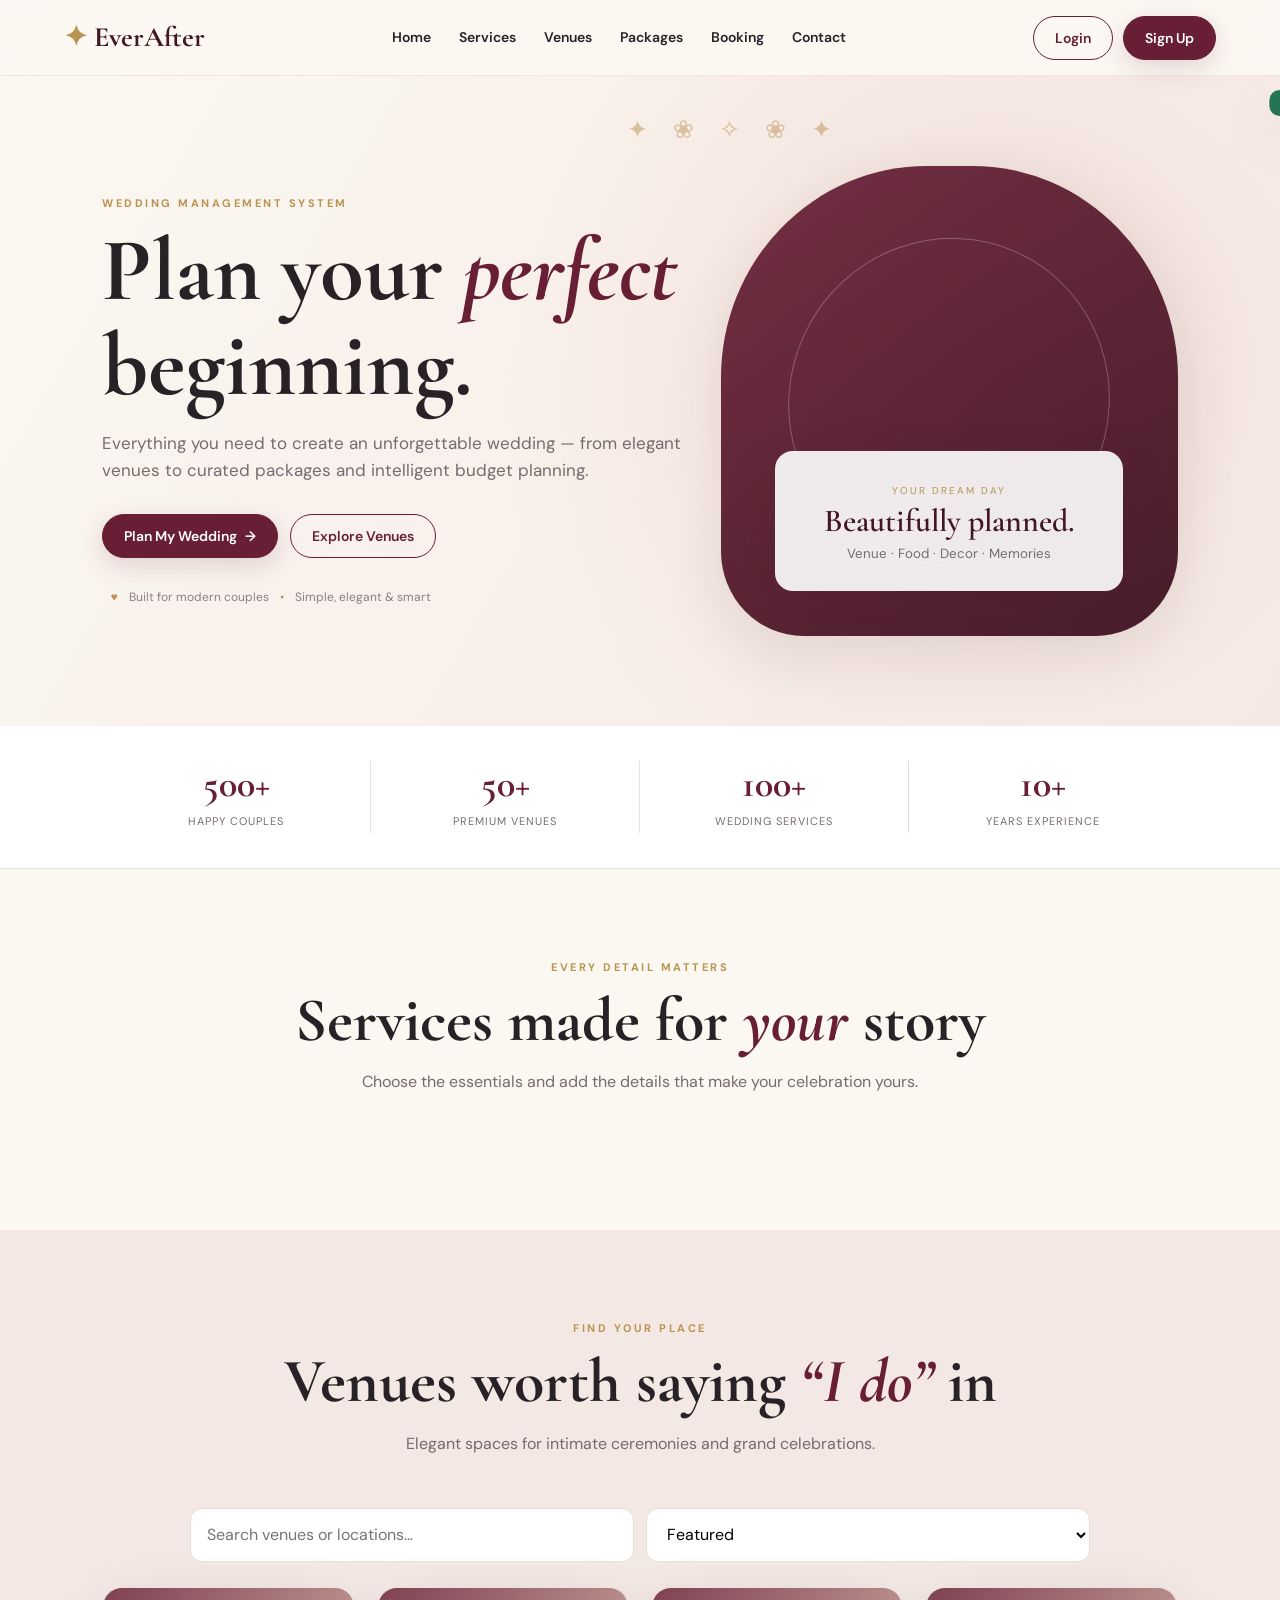
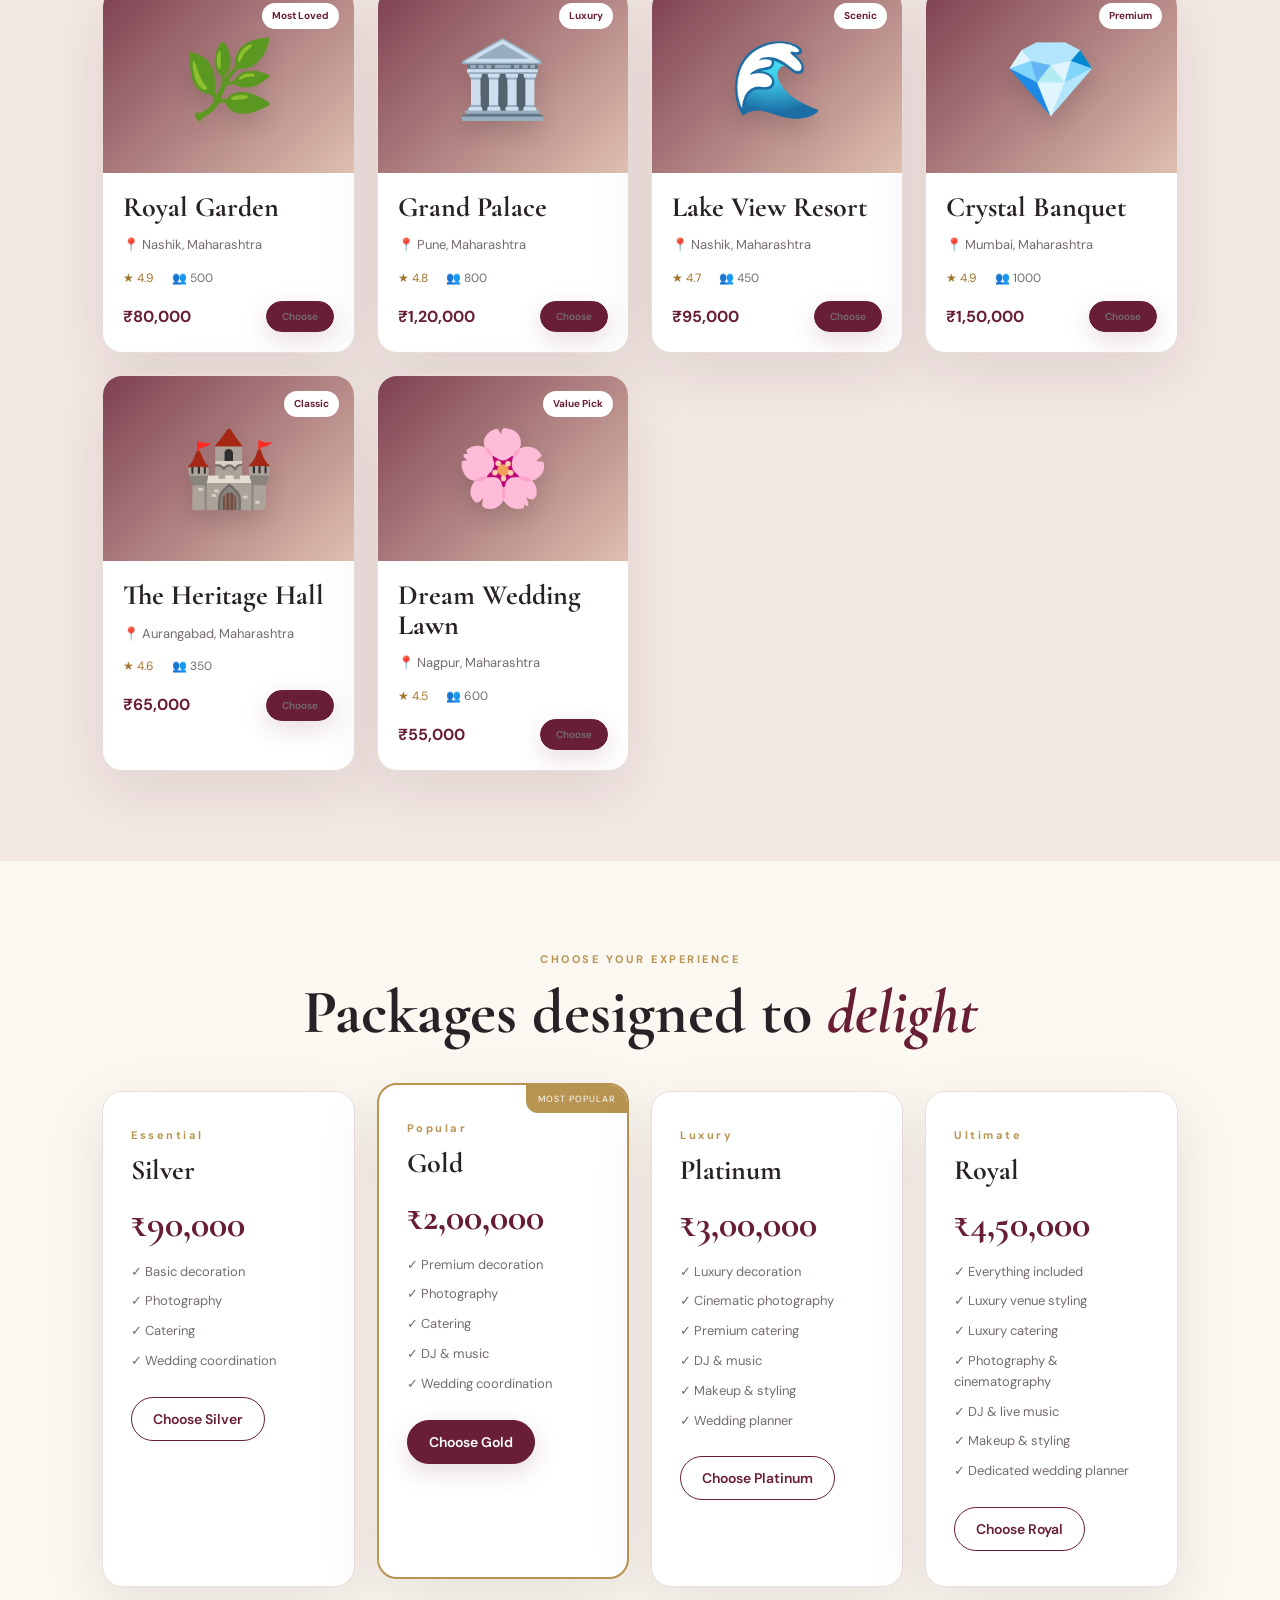
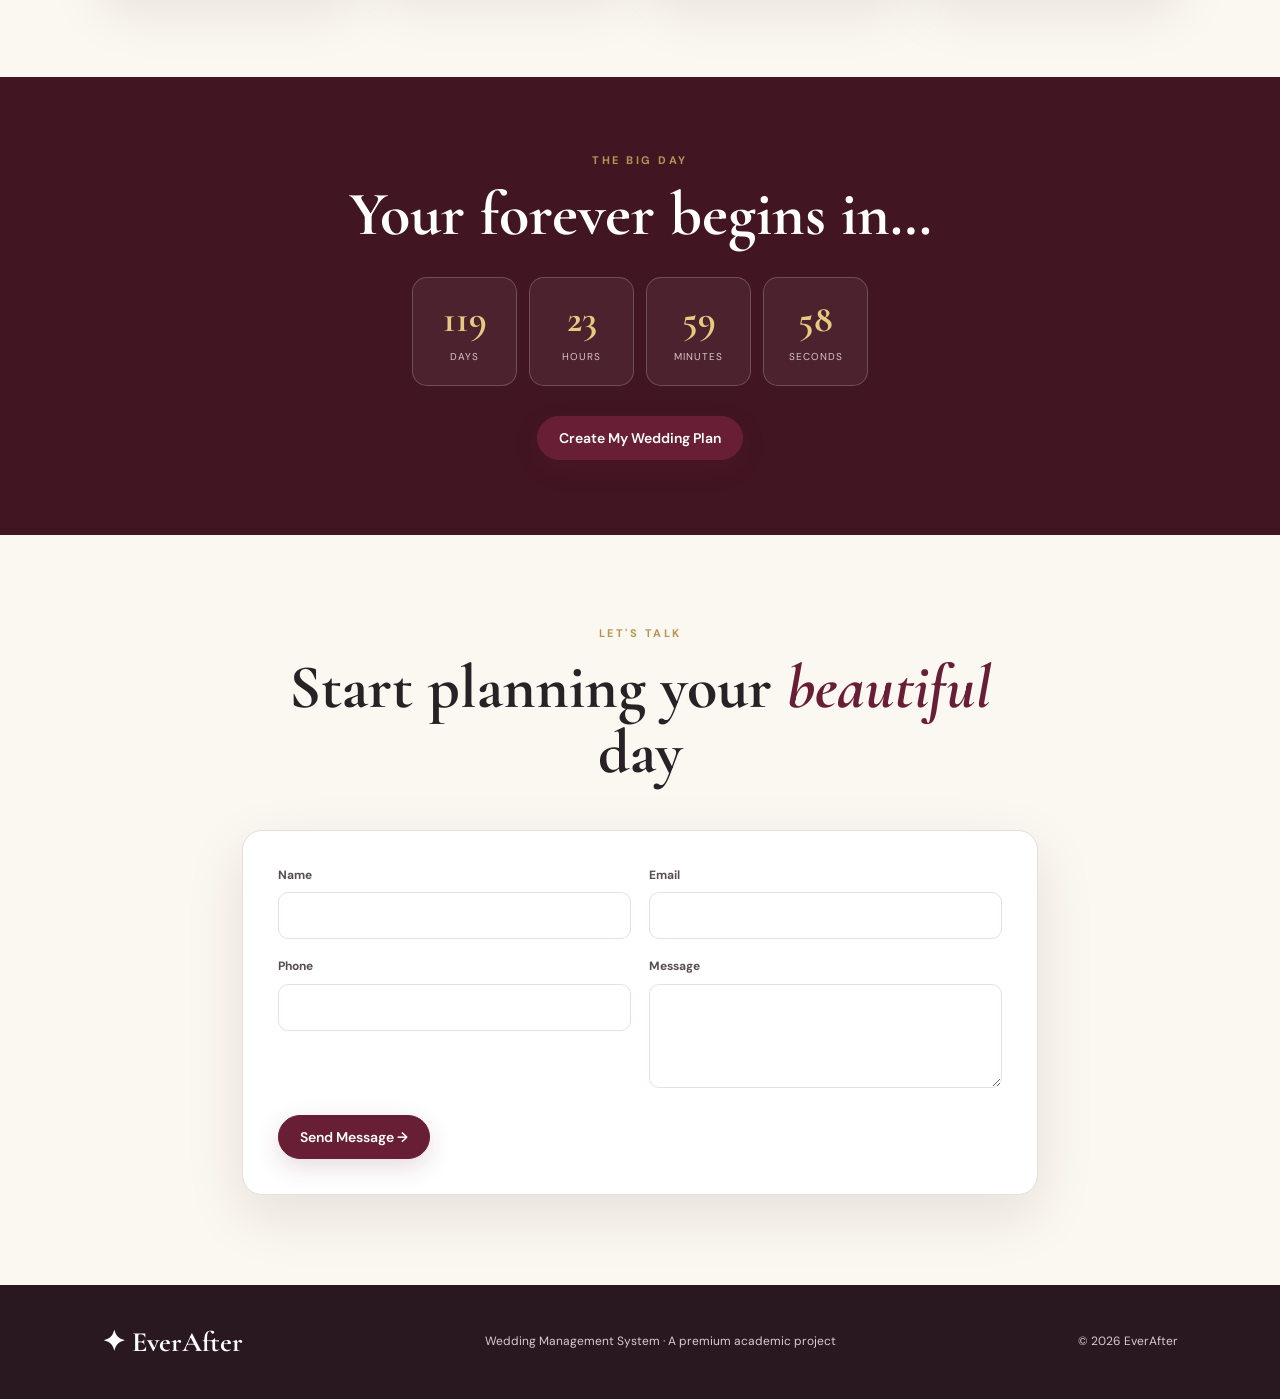
<file: index.html>
<!DOCTYPE html>
<html lang="en">
<head>
<meta charset="UTF-8"><meta name="viewport" content="width=device-width,initial-scale=1.0">
<title>EverAfter | Wedding Management System</title>
<link rel="preconnect" href="https://fonts.googleapis.com"><link rel="preconnect" href="https://fonts.gstatic.com" crossorigin>
<link href="https://fonts.googleapis.com/css2?family=Cormorant+Garamond:wght@500;600;700&family=DM+Sans:wght@400;500;600;700&display=swap" rel="stylesheet">
<link rel="stylesheet" href="css/style.css">
</head>
<body>
<div id="loader"><div class="loader-ring"></div><p>Creating your perfect beginning…</p></div>
<header class="navbar"><a class="brand" href="index.html"><span>✦</span> EverAfter</a>
<button class="menu-btn" id="menuBtn">☰</button>
<nav id="nav"><a href="#home">Home</a><a href="#services">Services</a><a href="#venues">Venues</a><a href="#packages">Packages</a><a href="booking.html">Booking</a><a href="#contact">Contact</a></nav>
<div class="nav-actions" id="authLinks"><a class="btn ghost" href="login.html">Login</a><a class="btn" href="signup.html">Sign Up</a></div></header>

<main>
<section class="hero" id="home"><div class="petals">✦　❀　✧　❀　✦</div><div class="hero-content reveal">
<p class="eyebrow">WEDDING MANAGEMENT SYSTEM</p><h1>Plan your <em>perfect</em><br>beginning.</h1>
<p>Everything you need to create an unforgettable wedding — from elegant venues to curated packages and intelligent budget planning.</p>
<div class="hero-actions"><a class="btn" href="booking.html">Plan My Wedding <span>→</span></a><a class="btn ghost" href="#venues">Explore Venues</a></div>
<div class="trust"><span>♥</span> Built for modern couples <span>•</span> Simple, elegant &amp; smart</div></div>
<div class="hero-card reveal"><div class="floating-card"><span>YOUR DREAM DAY</span><strong>Beautifully planned.</strong><small>Venue · Food · Decor · Memories</small></div></div></section>

<section class="stats"><div><strong data-count="500">0</strong><span>Happy Couples</span></div><div><strong data-count="50">0</strong><span>Premium Venues</span></div><div><strong data-count="100">0</strong><span>Wedding Services</span></div><div><strong data-count="10">0</strong><span>Years Experience</span></div></section>

<section class="section" id="services"><div class="section-head reveal"><p class="eyebrow">EVERY DETAIL MATTERS</p><h2>Services made for <em>your</em> story</h2><p>Choose the essentials and add the details that make your celebration yours.</p></div>
<div class="grid cards" id="serviceGrid"></div></section>

<section class="section alt" id="venues"><div class="section-head reveal"><p class="eyebrow">FIND YOUR PLACE</p><h2>Venues worth saying <em>“I do”</em> in</h2><p>Elegant spaces for intimate ceremonies and grand celebrations.</p></div>
<div class="filter-row"><input id="venueSearch" placeholder="Search venues or locations…"><select id="venueSort"><option value="featured">Featured</option><option value="low">Price: Low to High</option><option value="high">Price: High to Low</option><option value="rating">Top Rated</option></select></div>
<div class="grid cards" id="venueGrid"></div></section>

<section class="section" id="packages"><div class="section-head reveal"><p class="eyebrow">CHOOSE YOUR EXPERIENCE</p><h2>Packages designed to <em>delight</em></h2></div><div class="grid package-grid" id="packageGrid"></div></section>

<section class="countdown-wrap"><div class="countdown-inner"><p class="eyebrow">THE BIG DAY</p><h2>Your forever begins in…</h2><div class="countdown" id="countdown"><div><b id="days">--</b><span>Days</span></div><div><b id="hours">--</b><span>Hours</span></div><div><b id="mins">--</b><span>Minutes</span></div><div><b id="secs">--</b><span>Seconds</span></div></div><a class="btn" href="booking.html">Create My Wedding Plan</a></div></section>

<section class="section contact" id="contact"><div class="section-head"><p class="eyebrow">LET'S TALK</p><h2>Start planning your <em>beautiful</em> day</h2></div><form id="contactForm" class="form-card"><div class="form-grid"><label>Name<input name="name" required></label><label>Email<input name="email" type="email" required></label><label>Phone<input name="phone" required pattern="[0-9]{10}"></label><label>Message<textarea name="message" rows="4" required></textarea></label></div><button class="btn">Send Message →</button></form></section>
</main>
<footer><div class="brand">✦ EverAfter</div><p>Wedding Management System · A premium academic project</p><p>© 2026 EverAfter</p></footer>
<div id="toast"></div><div class="modal" id="modal"><div class="modal-box"><button class="modal-close">×</button><div id="modalContent"></div></div></div>
<script src="js/data.js"></script><script src="js/app.js"></script>
</body></html>
</file>
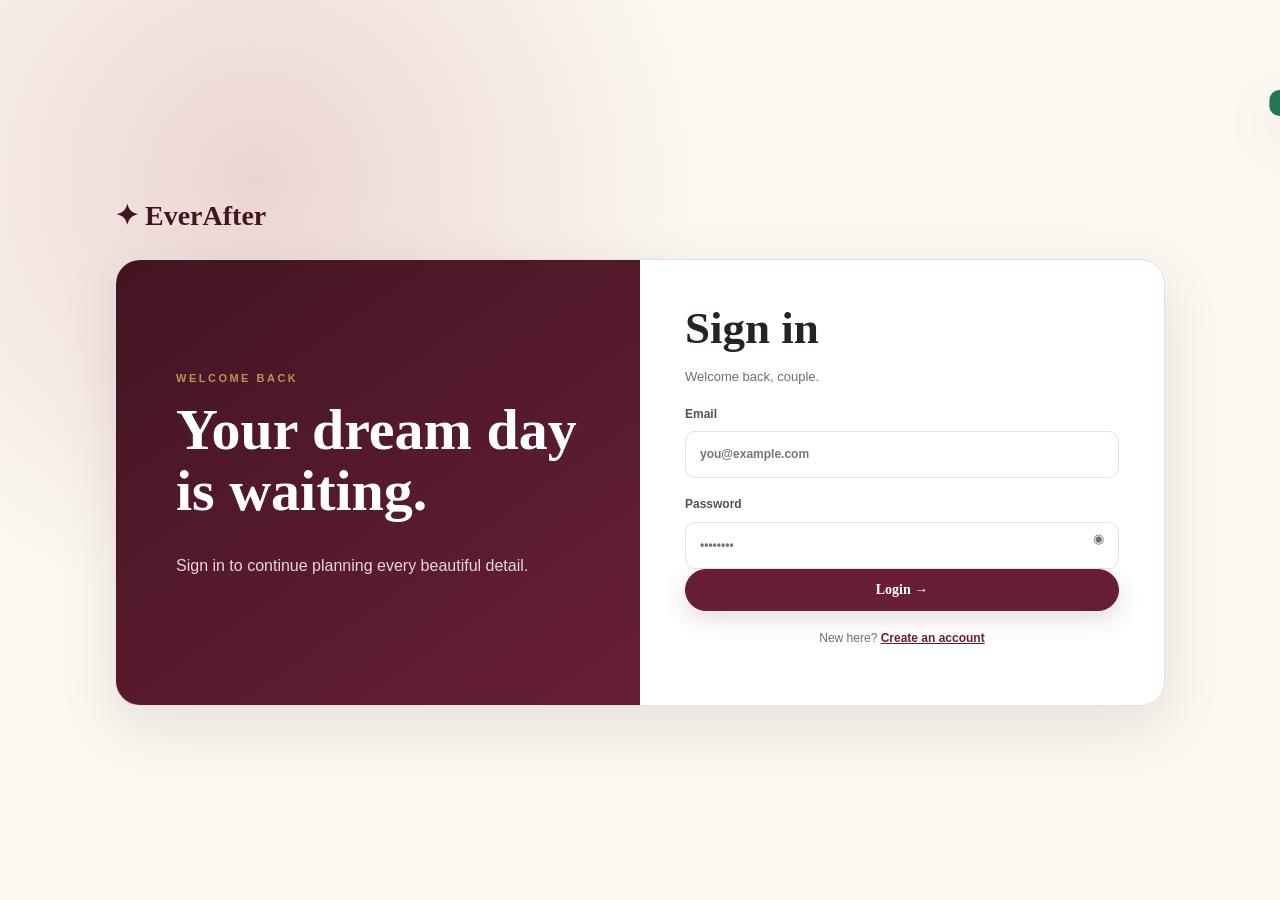
<file: booking.html>
<!DOCTYPE html><html lang="en"><head><meta charset="UTF-8"><meta name="viewport" content="width=device-width,initial-scale=1.0"><title>Booking | EverAfter</title><link rel="stylesheet" href="css/style.css"></head><body><header class="navbar"><a class="brand" href="index.html">✦ EverAfter</a><nav><a href="index.html">Home</a><a href="index.html#services">Services</a><a href="index.html#venues">Venues</a><a href="index.html#packages">Packages</a></nav><div class="nav-actions" id="authLinks"></div></header><main class="booking-page section"><div class="section-head"><p class="eyebrow">YOUR DREAM, YOUR PLAN</p><h1>Build your <em>wedding</em> plan</h1><p>Complete the steps below. Your estimate updates instantly.</p></div><div class="stepper" id="stepper"><span class="active">1 Personal</span><i>→</i><span>2 Wedding</span><i>→</i><span>3 Venue</span><i>→</i><span>4 Package</span><i>→</i><span>5 Services</span><i>→</i><span>6 Review</span></div>
<form id="bookingForm" class="booking-layout">
<div class="booking-card">
<section class="step active" data-step="1"><h2>Tell us about you</h2><div class="form-grid"><label>Full Name<input id="bName" required></label><label>Email<input id="bEmail" type="email" required></label><label>Phone<input id="bPhone" pattern="[0-9]{10}" required></label></div></section>
<section class="step" data-step="2"><h2>Wedding details</h2><div class="form-grid"><label>Wedding Date<input id="date" type="date" required></label><label>Number of Guests<input id="guests" type="number" min="1" max="5000" value="200" required></label><label>Wedding Type<select id="type"><option>Traditional</option><option>Modern</option><option>Destination</option><option>Intimate</option></select></label></div></section>
<section class="step" data-step="3"><h2>Choose your venue</h2><div class="choice-grid" id="bookingVenues"></div></section>
<section class="step" data-step="4"><h2>Choose your package</h2><div class="choice-grid" id="bookingPackages"></div></section>
<section class="step" data-step="5"><h2>Add services</h2><div class="choice-grid service-choice" id="bookingServices"></div></section>
<section class="step" data-step="6"><h2>Review & confirm</h2><div id="review"></div><div class="confirmation-note">By confirming, you create a demo booking stored locally in your browser. No real payment is processed.</div></section>
<div class="step-actions"><button type="button" class="btn ghost" id="prev">← Previous</button><button type="button" class="btn" id="next">Next →</button><button type="submit" class="btn success hidden" id="confirm">Confirm Booking ✓</button></div>
</div>
<aside class="price-card"><p class="eyebrow">LIVE ESTIMATE</p><h3>Wedding Budget</h3><div class="price-total" id="total">₹0</div><div class="price-line"><span>Venue</span><b id="venueCost">₹0</b></div><div class="price-line"><span>Package</span><b id="packageCost">₹0</b></div><div class="price-line"><span>Guests × ₹500</span><b id="guestCost">₹0</b></div><div class="price-line"><span>Extra services</span><b id="serviceCost">₹0</b></div><hr><div class="price-line"><span>Estimated total</span><b id="totalSmall">₹0</b></div><p class="small">Final cost is an academic estimate.</p></aside>
</form></main><div class="modal" id="successModal"><div class="modal-box success-modal"><div class="success-icon">✓</div><h2>Booking Confirmed!</h2><p>Your dream wedding journey has officially begun.</p><div id="bookingTicket"></div><button class="btn" onclick="window.print()">Print Summary</button><a class="btn ghost" href="dashboard.html">Go to Dashboard</a></div></div><div id="toast"></div><script src="js/data.js"></script><script src="js/app.js"></script><script src="js/booking.js"></script></body></html>
</file>
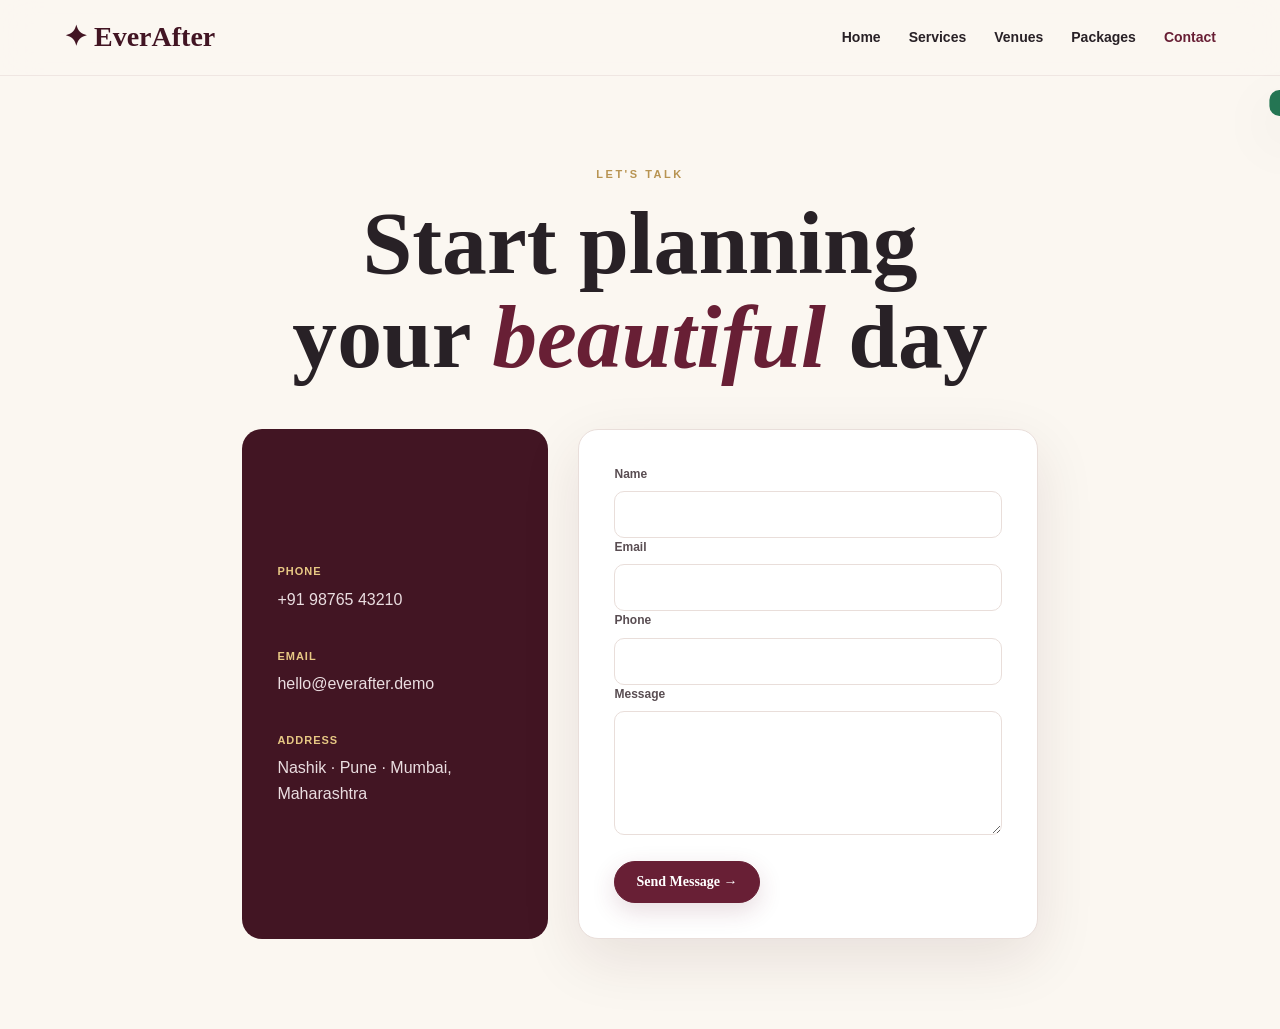
<file: contact.html>
<!DOCTYPE html><html lang="en"><head><meta charset="UTF-8"><meta name="viewport" content="width=device-width,initial-scale=1.0"><title>Contact | EverAfter</title><link rel="stylesheet" href="css/style.css"></head><body><header class="navbar"><a class="brand" href="index.html">✦ EverAfter</a><nav><a href="index.html">Home</a><a href="services.html">Services</a><a href="venues.html">Venues</a><a href="packages.html">Packages</a><a class="active" href="contact.html">Contact</a></nav></header><main class="section contact"><div class="section-head"><p class="eyebrow">LET'S TALK</p><h1>Start planning your <em>beautiful</em> day</h1></div><div class="contact-layout"><div class="contact-info"><div><b>Phone</b><p>+91 98765 43210</p></div><div><b>Email</b><p>hello@everafter.demo</p></div><div><b>Address</b><p>Nashik · Pune · Mumbai, Maharashtra</p></div></div><form id="contactForm" class="form-card"><label>Name<input name="name" required></label><label>Email<input name="email" type="email" required></label><label>Phone<input name="phone" pattern="[0-9]{10}" required></label><label>Message<textarea name="message" rows="5" required></textarea></label><button class="btn">Send Message →</button></form></div></main><div id="toast"></div><script src="js/app.js"></script></body></html>
</file>
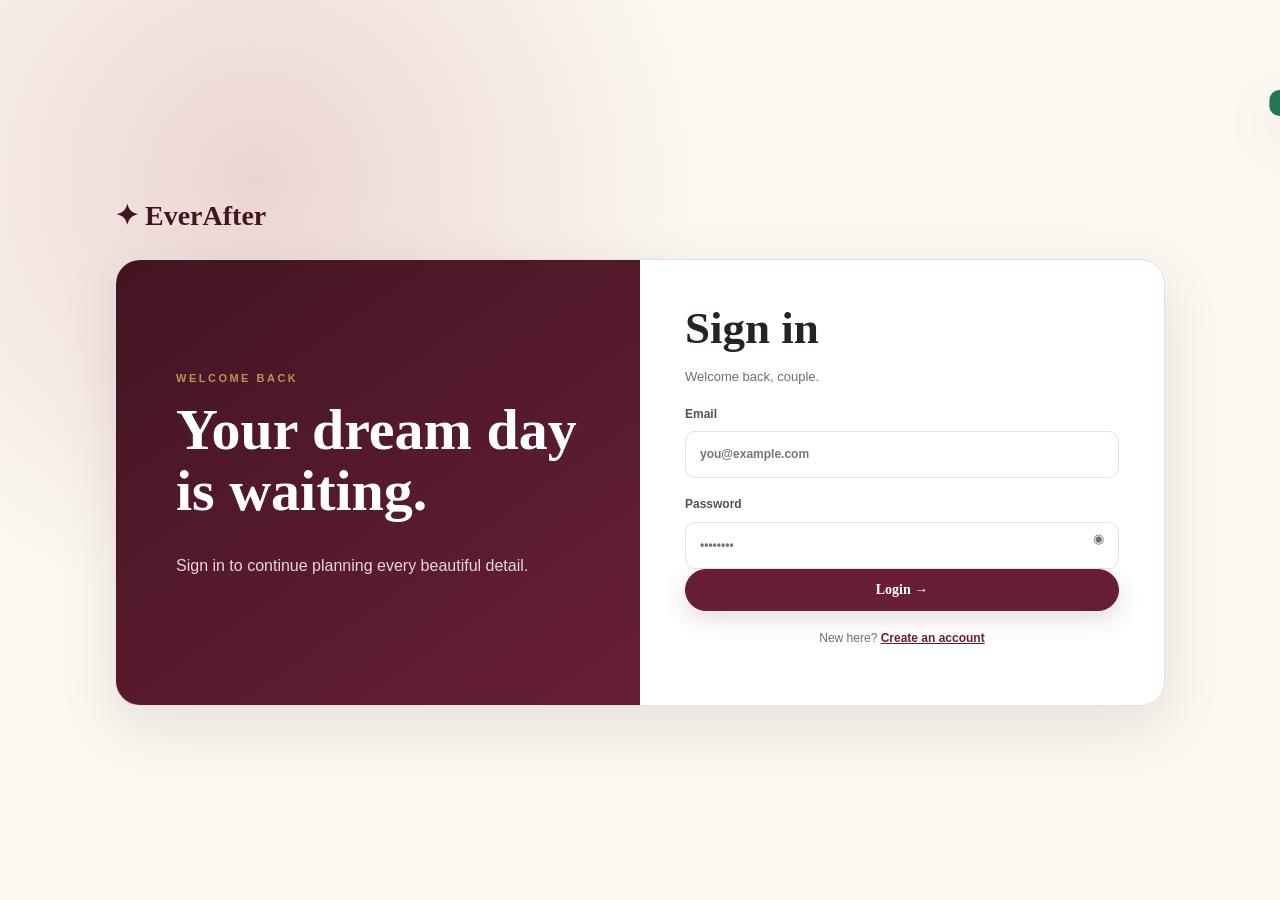
<file: dashboard.html>
<!DOCTYPE html><html lang="en"><head><meta charset="UTF-8"><meta name="viewport" content="width=device-width,initial-scale=1.0"><title>Dashboard | EverAfter</title><link rel="stylesheet" href="css/style.css"></head><body><header class="navbar"><a class="brand" href="index.html">✦ EverAfter</a><nav><a href="index.html">Home</a><a href="booking.html">New Booking</a></nav><div class="nav-actions"><button class="btn ghost" id="logout">Logout</button></div></header><main class="dashboard section"><div class="dash-top"><div><p class="eyebrow">YOUR WEDDING JOURNEY</p><h1>Welcome, <em id="userName">Couple</em>.</h1><p class="muted">Everything in one beautiful place.</p></div><a class="btn" href="booking.html">+ New Booking</a></div><div class="dash-cards"><div class="metric"><span>Bookings</span><strong id="bookings">0</strong></div><div class="metric"><span>Selected Venue</span><strong id="venue">—</strong></div><div class="metric"><span>Package</span><strong id="pack">—</strong></div><div class="metric"><span>Estimated Budget</span><strong id="budget">₹0</strong></div></div><div class="dashboard-grid"><div class="panel"><h3>Wedding Plan</h3><div id="summary" class="summary"></div></div><div class="panel"><h3>Budget Overview</h3><div class="budget-ring"><div><strong id="ringTotal">₹0</strong><span>estimated</span></div></div><div id="budgetText" class="budget-text"></div></div></div><div class="panel"><div class="panel-head"><h3>Booking History</h3><a href="booking.html">Plan another →</a></div><div id="history"></div></div></main><div id="toast"></div><script src="js/data.js"></script><script src="js/app.js"></script><script src="js/dashboard.js"></script></body></html>
</file>
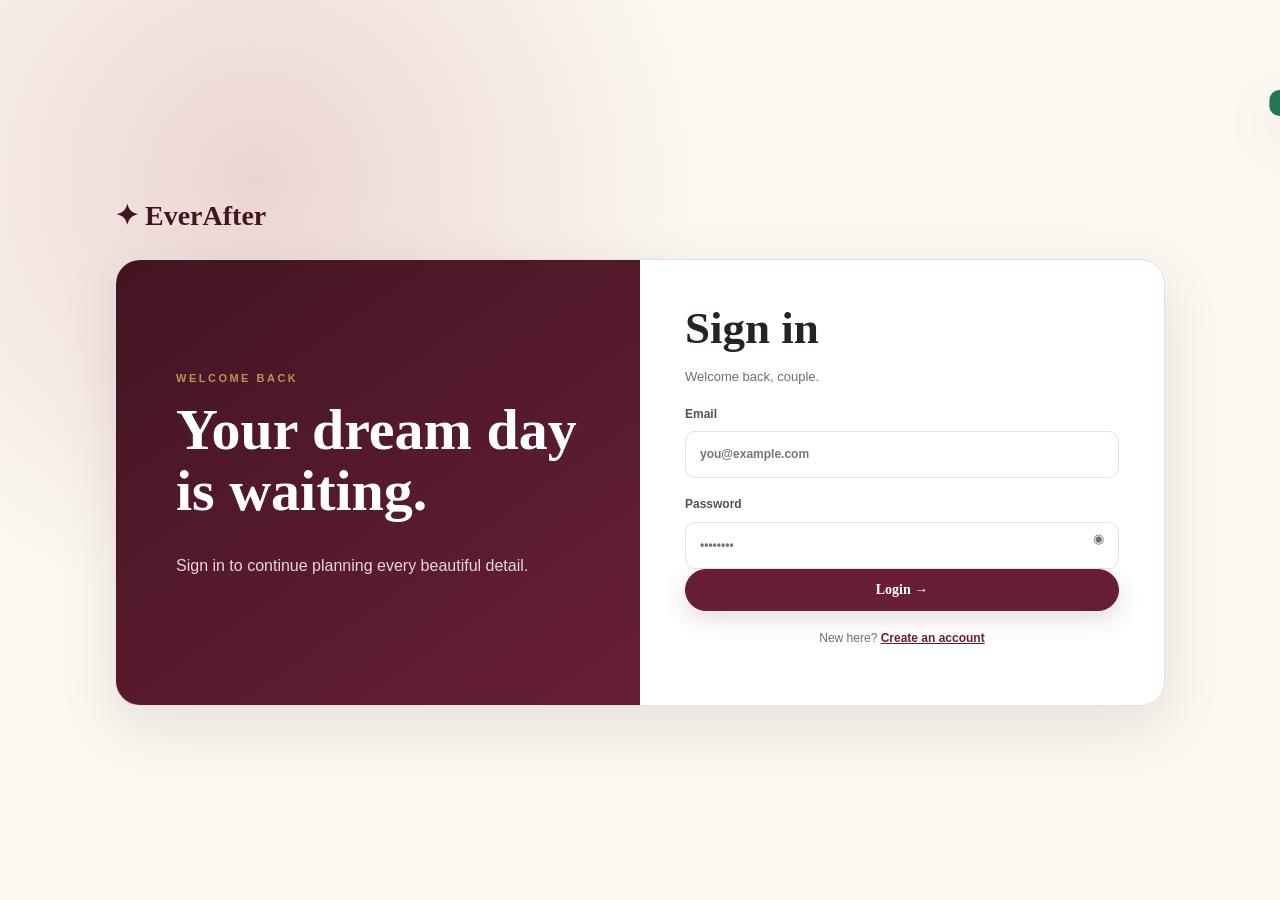
<file: login.html>
<!DOCTYPE html><html lang="en"><head><meta charset="UTF-8"><meta name="viewport" content="width=device-width,initial-scale=1.0"><title>Login | EverAfter</title><link rel="stylesheet" href="css/style.css"></head><body class="auth-page"><div class="auth-shell"><a class="brand" href="index.html">✦ EverAfter</a><div class="auth-card"><div class="auth-art"><p class="eyebrow">WELCOME BACK</p><h1>Your dream day is waiting.</h1><p>Sign in to continue planning every beautiful detail.</p></div><form id="loginForm"><h2>Sign in</h2><p class="muted">Welcome back, couple.</p><label>Email<input id="email" type="email" required placeholder="you@example.com"></label><label>Password<div class="password"><input id="password" type="password" required placeholder="••••••••"><button type="button" class="eye" onclick="togglePass('password')">◉</button></div></label><button class="btn full">Login →</button><p class="switch">New here? <a href="signup.html">Create an account</a></p></form></div></div><div id="toast"></div><script src="js/app.js"></script><script src="js/auth.js"></script></body></html>
</file>
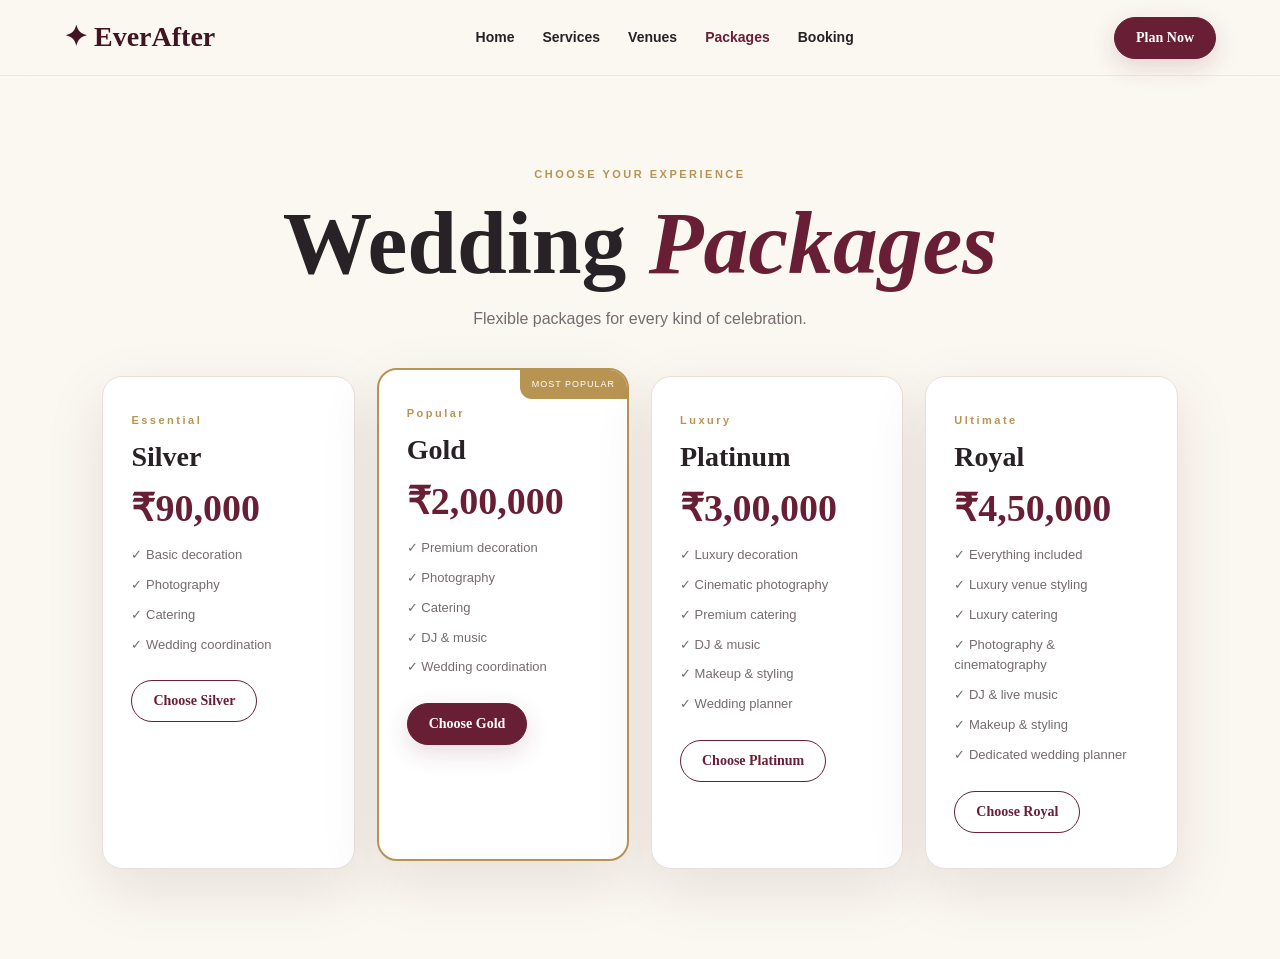
<file: packages.html>
<!DOCTYPE html><html lang="en"><head><meta charset="UTF-8"><meta name="viewport" content="width=device-width,initial-scale=1.0"><title>Packages | EverAfter</title><link rel="stylesheet" href="css/style.css"></head><body><header class="navbar"><a class="brand" href="index.html">✦ EverAfter</a><nav><a href="index.html">Home</a><a href="services.html">Services</a><a href="venues.html">Venues</a><a class="active" href="packages.html">Packages</a><a href="booking.html">Booking</a></nav><div class="nav-actions"><a class="btn" href="booking.html">Plan Now</a></div></header><main class="section"><div class="section-head"><p class="eyebrow">CHOOSE YOUR EXPERIENCE</p><h1>Wedding <em>Packages</em></h1><p>Flexible packages for every kind of celebration.</p></div><div class="grid package-grid" id="packageGrid"></div></main><script src="js/data.js"></script><script src="js/app.js"></script></body></html>
</file>
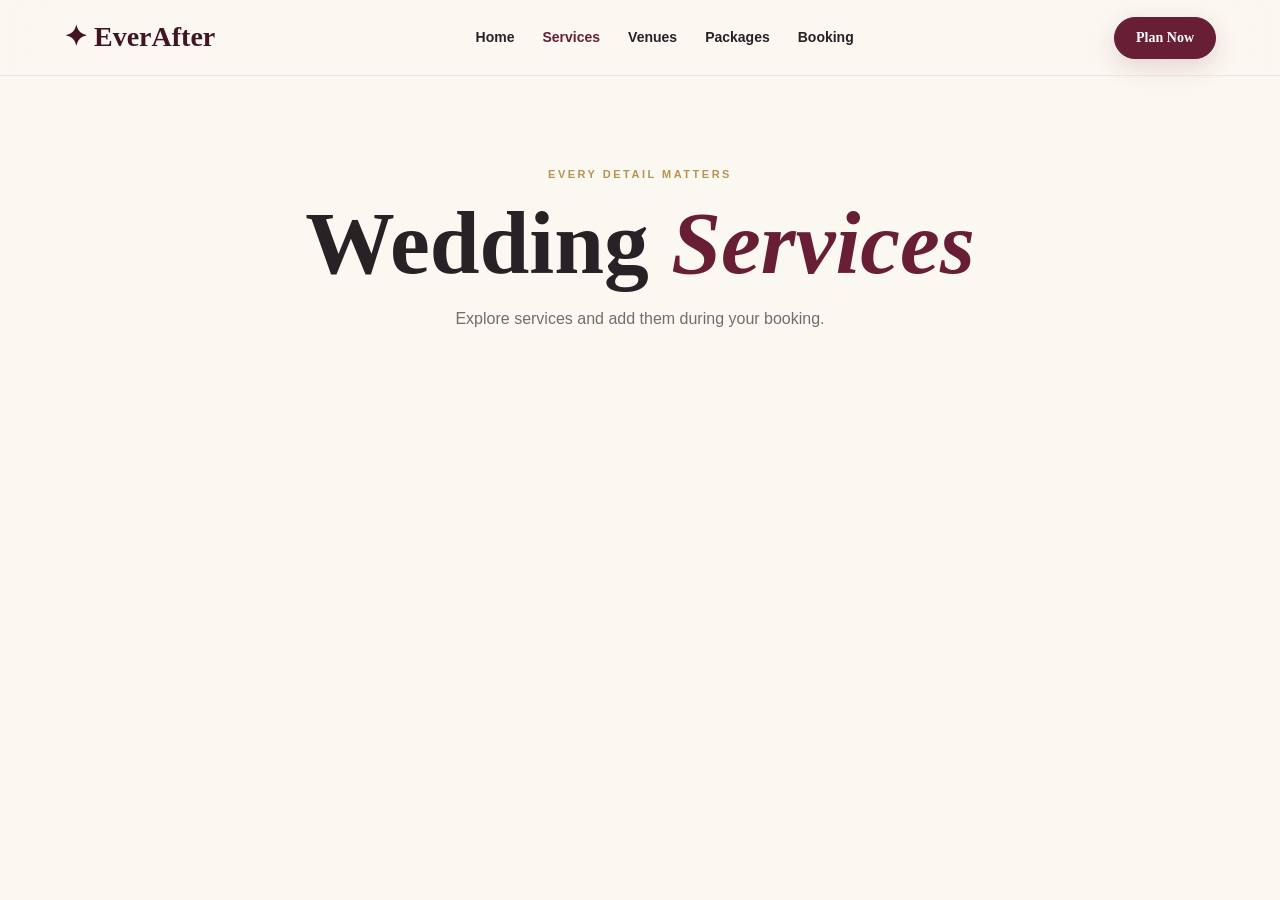
<file: services.html>
<!DOCTYPE html><html lang="en"><head><meta charset="UTF-8"><meta name="viewport" content="width=device-width,initial-scale=1.0"><title>Services | EverAfter</title><link rel="stylesheet" href="css/style.css"></head><body><header class="navbar"><a class="brand" href="index.html">✦ EverAfter</a><nav><a href="index.html">Home</a><a class="active" href="services.html">Services</a><a href="venues.html">Venues</a><a href="packages.html">Packages</a><a href="booking.html">Booking</a></nav><div class="nav-actions"><a class="btn" href="booking.html">Plan Now</a></div></header><main class="section"><div class="section-head"><p class="eyebrow">EVERY DETAIL MATTERS</p><h1>Wedding <em>Services</em></h1><p>Explore services and add them during your booking.</p></div><div class="grid cards" id="serviceGrid"></div></main><script src="js/data.js"></script><script src="js/app.js"></script></body></html>
</file>
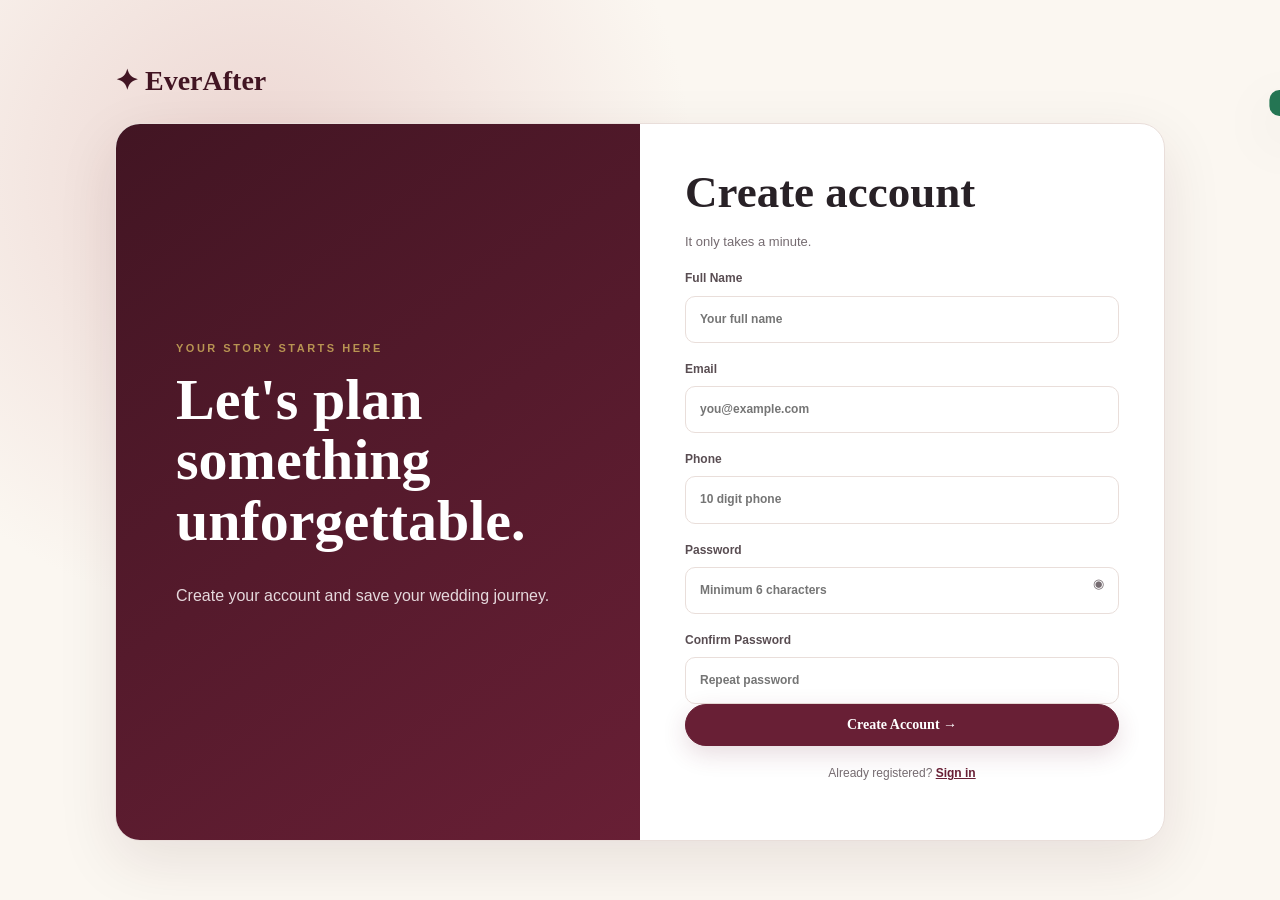
<file: signup.html>
<!DOCTYPE html><html lang="en"><head><meta charset="UTF-8"><meta name="viewport" content="width=device-width,initial-scale=1.0"><title>Sign Up | EverAfter</title><link rel="stylesheet" href="css/style.css"></head><body class="auth-page"><div class="auth-shell"><a class="brand" href="index.html">✦ EverAfter</a><div class="auth-card"><div class="auth-art"><p class="eyebrow">YOUR STORY STARTS HERE</p><h1>Let's plan something unforgettable.</h1><p>Create your account and save your wedding journey.</p></div><form id="signupForm"><h2>Create account</h2><p class="muted">It only takes a minute.</p><label>Full Name<input id="name" required placeholder="Your full name"></label><label>Email<input id="email" type="email" required placeholder="you@example.com"></label><label>Phone<input id="phone" pattern="[0-9]{10}" required placeholder="10 digit phone"></label><label>Password<div class="password"><input id="password" type="password" minlength="6" required placeholder="Minimum 6 characters"><button type="button" class="eye" onclick="togglePass('password')">◉</button></div></label><label>Confirm Password<input id="confirm" type="password" required placeholder="Repeat password"></label><button class="btn full">Create Account →</button><p class="switch">Already registered? <a href="login.html">Sign in</a></p></form></div></div><div id="toast"></div><script src="js/app.js"></script><script src="js/auth.js"></script></body></html>
</file>
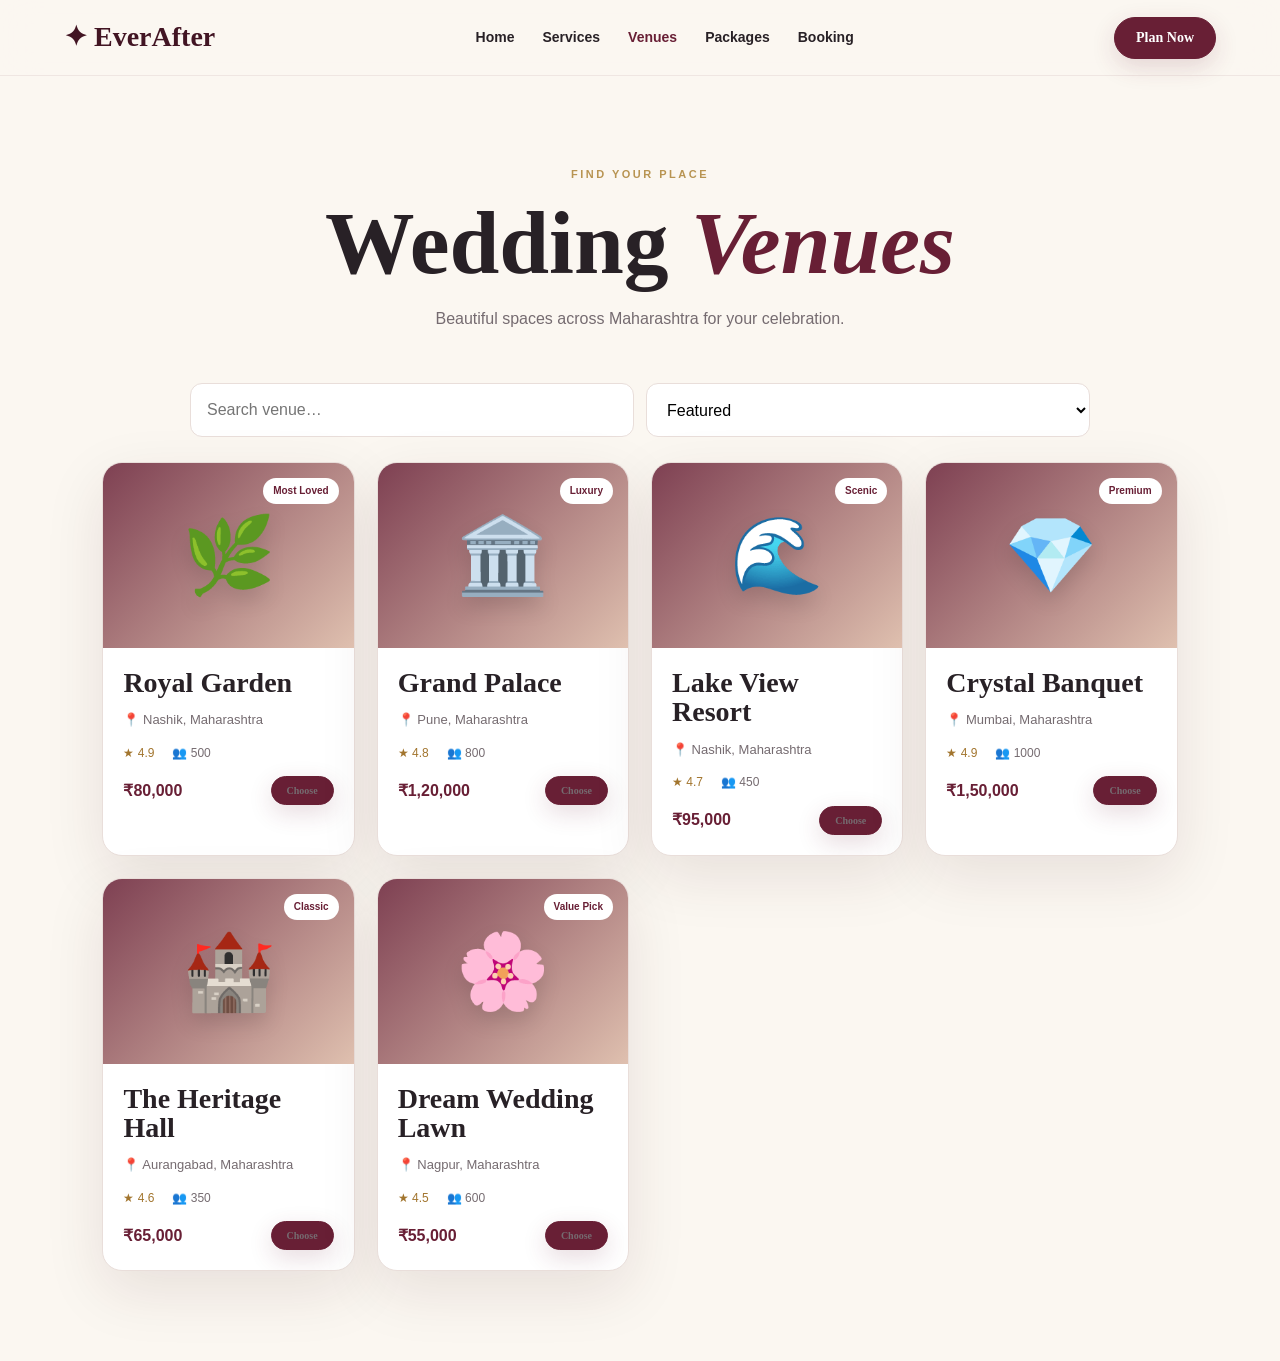
<file: venues.html>
<!DOCTYPE html><html lang="en"><head><meta charset="UTF-8"><meta name="viewport" content="width=device-width,initial-scale=1.0"><title>Venues | EverAfter</title><link rel="stylesheet" href="css/style.css"></head><body><header class="navbar"><a class="brand" href="index.html">✦ EverAfter</a><nav><a href="index.html">Home</a><a href="services.html">Services</a><a class="active" href="venues.html">Venues</a><a href="packages.html">Packages</a><a href="booking.html">Booking</a></nav><div class="nav-actions"><a class="btn" href="booking.html">Plan Now</a></div></header><main class="section"><div class="section-head"><p class="eyebrow">FIND YOUR PLACE</p><h1>Wedding <em>Venues</em></h1><p>Beautiful spaces across Maharashtra for your celebration.</p></div><div class="filter-row"><input id="venueSearch" placeholder="Search venue…"><select id="venueSort"><option value="featured">Featured</option><option value="low">Price: Low to High</option><option value="high">Price: High to Low</option><option value="rating">Top Rated</option></select></div><div class="grid cards" id="venueGrid"></div></main><div class="modal" id="modal"><div class="modal-box"><button class="modal-close">×</button><div id="modalContent"></div></div></div><script src="js/data.js"></script><script src="js/app.js"></script></body></html>
</file>
<file: css/style.css>
:root{--burg:#681f35;--burg2:#421523;--gold:#b89452;--cream:#fbf7f1;--ink:#282126;--muted:#756b70;--white:#fff;--line:#e9deda;--shadow:0 20px 60px rgba(57,24,34,.10)}*{box-sizing:border-box}html{scroll-behavior:smooth}body{margin:0;background:var(--cream);color:var(--ink);font-family:"DM Sans",Arial,sans-serif;line-height:1.6}h1,h2,h3{font-family:"Cormorant Garamond",Georgia,serif;line-height:1.05;margin:0 0 15px}h1{font-size:clamp(48px,7vw,92px)}h2{font-size:clamp(40px,5vw,62px)}h3{font-size:28px}em{color:var(--burg);font-style:italic}.brand{font-family:"Cormorant Garamond",serif;font-size:28px;font-weight:700;color:var(--burg2);text-decoration:none;white-space:nowrap}.brand span{color:var(--gold)}.navbar{height:76px;background:rgba(251,247,241,.9);backdrop-filter:blur(18px);display:flex;align-items:center;justify-content:space-between;padding:0 5%;position:sticky;top:0;z-index:20;border-bottom:1px solid rgba(104,31,53,.08)}nav{display:flex;gap:28px}nav a{color:var(--ink);text-decoration:none;font-size:14px;font-weight:600}nav a:hover,nav a.active{color:var(--burg)}.nav-actions{display:flex;gap:10px;align-items:center}.btn{display:inline-flex;align-items:center;justify-content:center;gap:8px;background:var(--burg);color:#fff;border:1px solid var(--burg);padding:12px 21px;border-radius:30px;text-decoration:none;font:600 14px "DM Sans";cursor:pointer;transition:.25s;box-shadow:0 8px 25px rgba(104,31,53,.16)}.btn:hover{transform:translateY(-2px);background:var(--burg2)}.btn.ghost{background:transparent;color:var(--burg);box-shadow:none}.btn.small{padding:8px 15px}.btn.full{width:100%}.btn.success{background:#247553;border-color:#247553}.menu-btn{display:none;border:0;background:none;font-size:24px}.hero{min-height:650px;display:grid;grid-template-columns:1.15fr .85fr;align-items:center;padding:70px 8%;overflow:hidden;background:radial-gradient(circle at 78% 45%,#ead4d0 0,#f6e9e3 28%,transparent 48%),linear-gradient(120deg,#fbf7f1,#f6e9e3)}.hero-content{max-width:720px}.eyebrow{letter-spacing:2.5px;font-size:11px;font-weight:700;color:var(--gold);margin:0 0 12px}.hero p:not(.eyebrow){color:var(--muted);max-width:620px;font-size:17px}.hero-actions{display:flex;gap:12px;margin:30px 0}.trust{font-size:12px;color:#8d7d82}.trust span{color:var(--gold);margin:0 8px}.hero-card{height:470px;position:relative;background:linear-gradient(145deg,rgba(104,31,53,.92),rgba(66,21,35,.96));border-radius:45% 45% 18% 18%;box-shadow:var(--shadow);overflow:hidden}.hero-card:before{content:"";position:absolute;inset:15%;border:1px solid rgba(255,255,255,.25);border-radius:50%;transform:rotate(25deg)}.floating-card{position:absolute;bottom:45px;left:12%;right:12%;background:rgba(255,255,255,.9);padding:25px;border-radius:18px;box-shadow:var(--shadow);text-align:center}.floating-card span{font-size:10px;letter-spacing:2px;color:var(--gold)}.floating-card strong{display:block;font:600 32px "Cormorant Garamond";color:var(--burg2)}.floating-card small{color:var(--muted)}.petals{position:absolute;right:35%;top:110px;color:rgba(184,148,82,.5);font-size:25px;animation:float 6s infinite ease-in-out}.stats{display:grid;grid-template-columns:repeat(4,1fr);background:#fff;padding:35px 8%;border-bottom:1px solid var(--line)}.stats div{text-align:center;border-right:1px solid var(--line)}.stats div:last-child{border:0}.stats strong{display:block;color:var(--burg);font:700 38px "Cormorant Garamond"}.stats span{font-size:11px;letter-spacing:1px;color:var(--muted);text-transform:uppercase}.section{padding:90px 8%;max-width:1450px;margin:auto}.section.alt{background:#f3e8e4;max-width:none}.section-head{text-align:center;max-width:750px;margin:0 auto 45px}.section-head>p:last-child{color:var(--muted)}.grid{display:grid;gap:22px}.cards{grid-template-columns:repeat(4,1fr)}.service-card,.venue-card,.package-card,.panel,.form-card{background:#fff;border:1px solid var(--line);box-shadow:var(--shadow);border-radius:20px}.service-card{padding:28px}.service-icon{font-size:38px;margin-bottom:18px}.service-card p,.venue-body p{color:var(--muted);font-size:13px}.service-card strong{display:block;color:var(--burg);margin:15px 0}.text-link{font-size:12px;color:var(--burg);font-weight:700;text-decoration:none}.venue-card{overflow:hidden}.venue-image{height:185px;background:linear-gradient(135deg,#7e4052,#dfc0af);display:flex;align-items:center;justify-content:center;position:relative}.venue-image>span{font-size:75px;filter:drop-shadow(0 10px 10px rgba(0,0,0,.12))}.venue-image small{position:absolute;top:15px;right:15px;background:#fff;padding:5px 10px;border-radius:20px;color:var(--burg);font-size:10px;font-weight:700}.venue-body{padding:20px}.venue-body h3{margin-bottom:5px}.venue-meta{display:flex;gap:18px;font-size:12px;color:var(--muted);margin:13px 0}.venue-meta span:first-child{color:#a2752e}.venue-bottom{display:flex;justify-content:space-between;align-items:center}.venue-bottom strong{color:var(--burg)}.filter-row{display:flex;gap:12px;margin:0 auto 25px;max-width:900px}.filter-row input,.filter-row select{flex:1;padding:13px 16px;border:1px solid var(--line);border-radius:12px;background:#fff;font:inherit;outline:none}.package-grid{grid-template-columns:repeat(4,1fr)}.package-card{padding:35px 28px;position:relative}.package-card.featured{border:2px solid var(--gold);transform:translateY(-8px)}.popular{position:absolute;top:0;right:0;background:var(--gold);color:#fff;font-size:9px;padding:7px 12px;border-radius:0 18px 0 12px;letter-spacing:1px}.pkg-price{font:700 38px "Cormorant Garamond";color:var(--burg);margin:15px 0}.package-card ul{list-style:none;padding:0;margin:0 0 25px}.package-card li{font-size:13px;margin:9px 0;color:var(--muted)}.countdown-wrap{background:var(--burg2);color:#fff;padding:75px 8%;text-align:center}.countdown-wrap h2{color:#fff}.countdown{display:flex;justify-content:center;gap:12px;margin:30px 0}.countdown div{width:105px;padding:18px 10px;border:1px solid rgba(255,255,255,.2);border-radius:15px;background:rgba(255,255,255,.06)}.countdown b{display:block;font:700 38px "Cormorant Garamond";color:#e8c982}.countdown span{font-size:10px;text-transform:uppercase;letter-spacing:1px;color:#d7c7c9}.contact{max-width:1000px}.form-card{padding:35px}.form-grid{display:grid;grid-template-columns:1fr 1fr;gap:18px}label{display:block;font-size:12px;font-weight:700;color:#594d52}input,select,textarea{width:100%;margin-top:7px;padding:13px 14px;border:1px solid var(--line);border-radius:10px;background:#fff;font:inherit;outline:none}input:focus,select:focus,textarea:focus{border-color:var(--gold);box-shadow:0 0 0 3px rgba(184,148,82,.12)}textarea{resize:vertical}.form-card>.btn{margin-top:20px}footer{background:#2a1820;color:#d8cbd0;padding:35px 8%;display:flex;justify-content:space-between;align-items:center;font-size:12px}footer .brand{color:#fff}.modal{position:fixed;inset:0;background:rgba(35,15,23,.62);display:none;align-items:center;justify-content:center;padding:20px;z-index:50}.modal.open{display:flex}.modal-box{background:#fff;max-width:600px;width:100%;padding:35px;border-radius:22px;position:relative;animation:pop .25s}.modal-close{position:absolute;right:15px;top:10px;border:0;background:none;font-size:28px;color:var(--muted);cursor:pointer}.auth-page{min-height:100vh;background:radial-gradient(circle at 20% 20%,#ecd5d1,transparent 35%),var(--cream);display:flex;align-items:center;justify-content:center;padding:25px}.auth-shell{width:min(1050px,100%)}.auth-shell>.brand{display:block;margin-bottom:20px}.auth-card{background:#fff;border:1px solid var(--line);border-radius:25px;box-shadow:var(--shadow);overflow:hidden;display:grid;grid-template-columns:1fr 1fr}.auth-art{padding:60px;background:linear-gradient(145deg,var(--burg2),var(--burg));color:#fff;display:flex;flex-direction:column;justify-content:center}.auth-art h1{font-size:58px}.auth-art p:not(.eyebrow){color:#e5d8dc}.auth-card form{padding:45px}.auth-card h2{font-size:45px}.muted{color:var(--muted);font-size:13px}.auth-card label{margin-top:17px}.password{position:relative}.password input{padding-right:45px}.eye{position:absolute;right:5px;top:6px;border:0;background:none;padding:10px;color:var(--muted);cursor:pointer}.switch{text-align:center;font-size:12px;color:var(--muted);margin-top:18px}.switch a{color:var(--burg);font-weight:700}.dashboard{max-width:1250px}.dash-top{display:flex;justify-content:space-between;align-items:end;margin-bottom:35px}.dash-cards{display:grid;grid-template-columns:repeat(4,1fr);gap:18px;margin-bottom:25px}.metric{background:#fff;padding:25px;border:1px solid var(--line);border-radius:18px;box-shadow:var(--shadow)}.metric span{font-size:11px;color:var(--muted);text-transform:uppercase}.metric strong{display:block;font:700 28px "Cormorant Garamond";color:var(--burg);margin-top:10px}.dashboard-grid{display:grid;grid-template-columns:1.5fr 1fr;gap:20px;margin-bottom:20px}.panel{padding:28px}.panel-head{display:flex;justify-content:space-between}.panel-head a{font-size:12px;color:var(--burg)}.summary>div{display:flex;justify-content:space-between;border-bottom:1px solid var(--line);padding:12px 0;font-size:13px}.summary span{color:var(--muted)}.budget-ring{width:190px;height:190px;border-radius:50%;margin:10px auto 20px;background:conic-gradient(var(--burg) 0 72%,#eadeda 72% 100%);display:grid;place-items:center}.budget-ring:before{content:"";position:absolute}.budget-ring>div{width:140px;height:140px;background:#fff;border-radius:50%;display:grid;place-items:center;text-align:center}.budget-ring strong{font:700 24px "Cormorant Garamond";color:var(--burg)}.budget-ring span{display:block;font-size:10px;color:var(--muted)}.budget-text{text-align:center;font-size:12px;color:var(--muted)}.budget-bar{height:8px;background:#eadeda;border-radius:10px;overflow:hidden}.budget-bar i{display:block;height:100%;background:var(--burg)}.history-row{display:grid;grid-template-columns:1.3fr 1.2fr 1fr 1fr;gap:10px;padding:15px 0;border-bottom:1px solid var(--line);font-size:13px}.history-row small{display:block;color:var(--muted)}.history-row strong{text-align:right;color:var(--burg)}.empty{text-align:center;padding:30px;color:var(--muted)}.booking-page{max-width:1250px}.stepper{display:flex;justify-content:center;align-items:center;gap:9px;flex-wrap:wrap;margin-bottom:30px}.stepper span{padding:7px 12px;border-radius:20px;background:#eadeda;color:var(--muted);font-size:10px;font-weight:700}.stepper span.active{background:var(--burg);color:#fff}.stepper i{color:#b7a3a8;font-style:normal}.booking-layout{display:grid;grid-template-columns:1fr 310px;gap:22px}.booking-card,.price-card{background:#fff;border:1px solid var(--line);border-radius:20px;box-shadow:var(--shadow);padding:30px}.step{display:none}.step.active{display:block;animation:fade .3s}.step h2{font-size:42px}.choice-grid{display:grid;gap:10px}.choice{display:flex;align-items:center;gap:15px;border:1px solid var(--line);padding:15px;border-radius:14px;cursor:pointer;transition:.2s;background:#fff}.choice:hover{border-color:#c5a56b;transform:translateY(-1px)}.choice.selected{border:2px solid var(--burg);background:#fbf3f0}.choice-icon{font-size:30px;width:45px;text-align:center}.choice div:nth-child(2){flex:1}.choice b{display:block}.choice small{display:block;color:var(--muted);font-size:11px}.choice>strong{color:var(--burg);font-size:13px}.step-actions{display:flex;justify-content:space-between;margin-top:25px}.price-card{position:sticky;top:100px;height:max-content}.price-card h3{font-size:32px}.price-total{font:700 45px "Cormorant Garamond";color:var(--burg);margin:12px 0 25px}.price-line{display:flex;justify-content:space-between;padding:10px 0;font-size:12px}.price-line b{color:var(--burg)}.price-card hr{border:0;border-top:1px solid var(--line)}.small{font-size:10px;color:var(--muted)}.review-list{border:1px solid var(--line);border-radius:14px;padding:15px}.review-list p{display:flex;justify-content:space-between;border-bottom:1px solid var(--line);padding:9px;margin:0;font-size:13px}.review-list p:last-child{border:0;font-weight:700;color:var(--burg)}.confirmation-note{margin-top:15px;padding:12px;background:#fbf3e8;border-radius:10px;font-size:11px;color:#755d3a}.success-modal{text-align:center;max-width:560px}.success-icon{width:70px;height:70px;background:#dff1e7;color:#247553;border-radius:50%;display:grid;place-items:center;font-size:35px;margin:0 auto 15px}.ticket{text-align:left;border:1px dashed #cdb9bd;padding:18px;border-radius:12px;margin:20px 0}.ticket p{display:flex;justify-content:space-between;border-bottom:1px solid #eee;padding:7px;margin:0;font-size:12px}.ticket p:last-child{border:0}.ticket p:last-child span{color:var(--burg);font-weight:700}.hidden{display:none!important}#toast{position:fixed;right:25px;top:90px;background:#247553;color:#fff;padding:13px 18px;border-radius:10px;box-shadow:var(--shadow);z-index:100;transform:translateX(140%);transition:.3s;font-size:13px}#toast.show{transform:translateX(0)}#toast.error{background:#a13c4d}#loader{position:fixed;inset:0;background:var(--cream);z-index:200;display:grid;place-items:center;align-content:center;gap:15px;color:var(--burg)}#loader.hide{opacity:0;pointer-events:none;transition:.5s}.loader-ring{width:42px;height:42px;border:3px solid #e4d4d1;border-top-color:var(--burg);border-radius:50%;animation:spin 1s linear infinite}.reveal{opacity:1}.contact-layout{display:grid;grid-template-columns:.8fr 1.2fr;gap:30px}.contact-info{background:var(--burg2);color:#fff;border-radius:20px;padding:35px;display:grid;align-content:center;gap:25px}.contact-info b{color:#e7c884;font-size:11px;text-transform:uppercase;letter-spacing:1px}.contact-info p{margin:4px 0;color:#eadde0}@keyframes spin{to{transform:rotate(360deg)}}@keyframes float{50%{transform:translateY(25px) rotate(8deg)}}@keyframes pop{from{transform:scale(.94);opacity:0}to{transform:scale(1);opacity:1}}@keyframes fade{from{opacity:0;transform:translateY(8px)}to{opacity:1;transform:none}}@media(max-width:1050px){.cards{grid-template-columns:repeat(2,1fr)}.package-grid{grid-template-columns:repeat(2,1fr)}.hero{grid-template-columns:1fr}.hero-card{display:none}.dashboard-grid{grid-template-columns:1fr}.dash-cards{grid-template-columns:repeat(2,1fr)}}@media(max-width:720px){.navbar{padding:0 5%}.navbar nav{display:none;position:absolute;top:76px;left:0;right:0;background:#fff;padding:20px;flex-direction:column;box-shadow:var(--shadow)}.navbar nav.open{display:flex}.menu-btn{display:block}.nav-actions{display:none}.hero{padding:55px 6%;min-height:600px}.hero-actions{flex-wrap:wrap}.stats{grid-template-columns:repeat(2,1fr);gap:20px}.stats div:nth-child(2){border:0}.section{padding:65px 6%}.cards,.package-grid{grid-template-columns:1fr}.package-card.featured{transform:none}.form-grid,.contact-layout,.booking-layout,.auth-card{grid-template-columns:1fr}.auth-art{padding:35px}.auth-art h1{font-size:48px}.auth-card form{padding:30px}.countdown{gap:5px}.countdown div{width:75px;padding:12px 5px}.countdown b{font-size:27px}.filter-row{flex-direction:column}.dash-top{display:block}.dash-top .btn{margin-top:15px}.dash-cards{grid-template-columns:1fr 1fr}.history-row{grid-template-columns:1fr 1fr}.history-row strong{text-align:left}.stepper{justify-content:flex-start}.stepper i{display:none}footer{display:block;text-align:center}.price-card{position:static}.booking-layout{display:flex;flex-direction:column}.price-card{order:-1}.step h2{font-size:36px}}@media(max-width:430px){.dash-cards{grid-template-columns:1fr}.countdown div{width:68px}.countdown b{font-size:23px}.history-row{grid-template-columns:1fr}.choice{align-items:flex-start}.choice>strong{margin-left:auto}}@media print{header,.stepper,.step-actions,.price-card,#toast{display:none!important}.booking-layout{display:block}.booking-card{box-shadow:none;border:0}.step{display:none!important}.step[data-step="6"]{display:block!important}.modal{position:static;background:#fff}.modal-box{box-shadow:none;max-width:none}.success-modal>.btn{display:none!important}}
</file>
